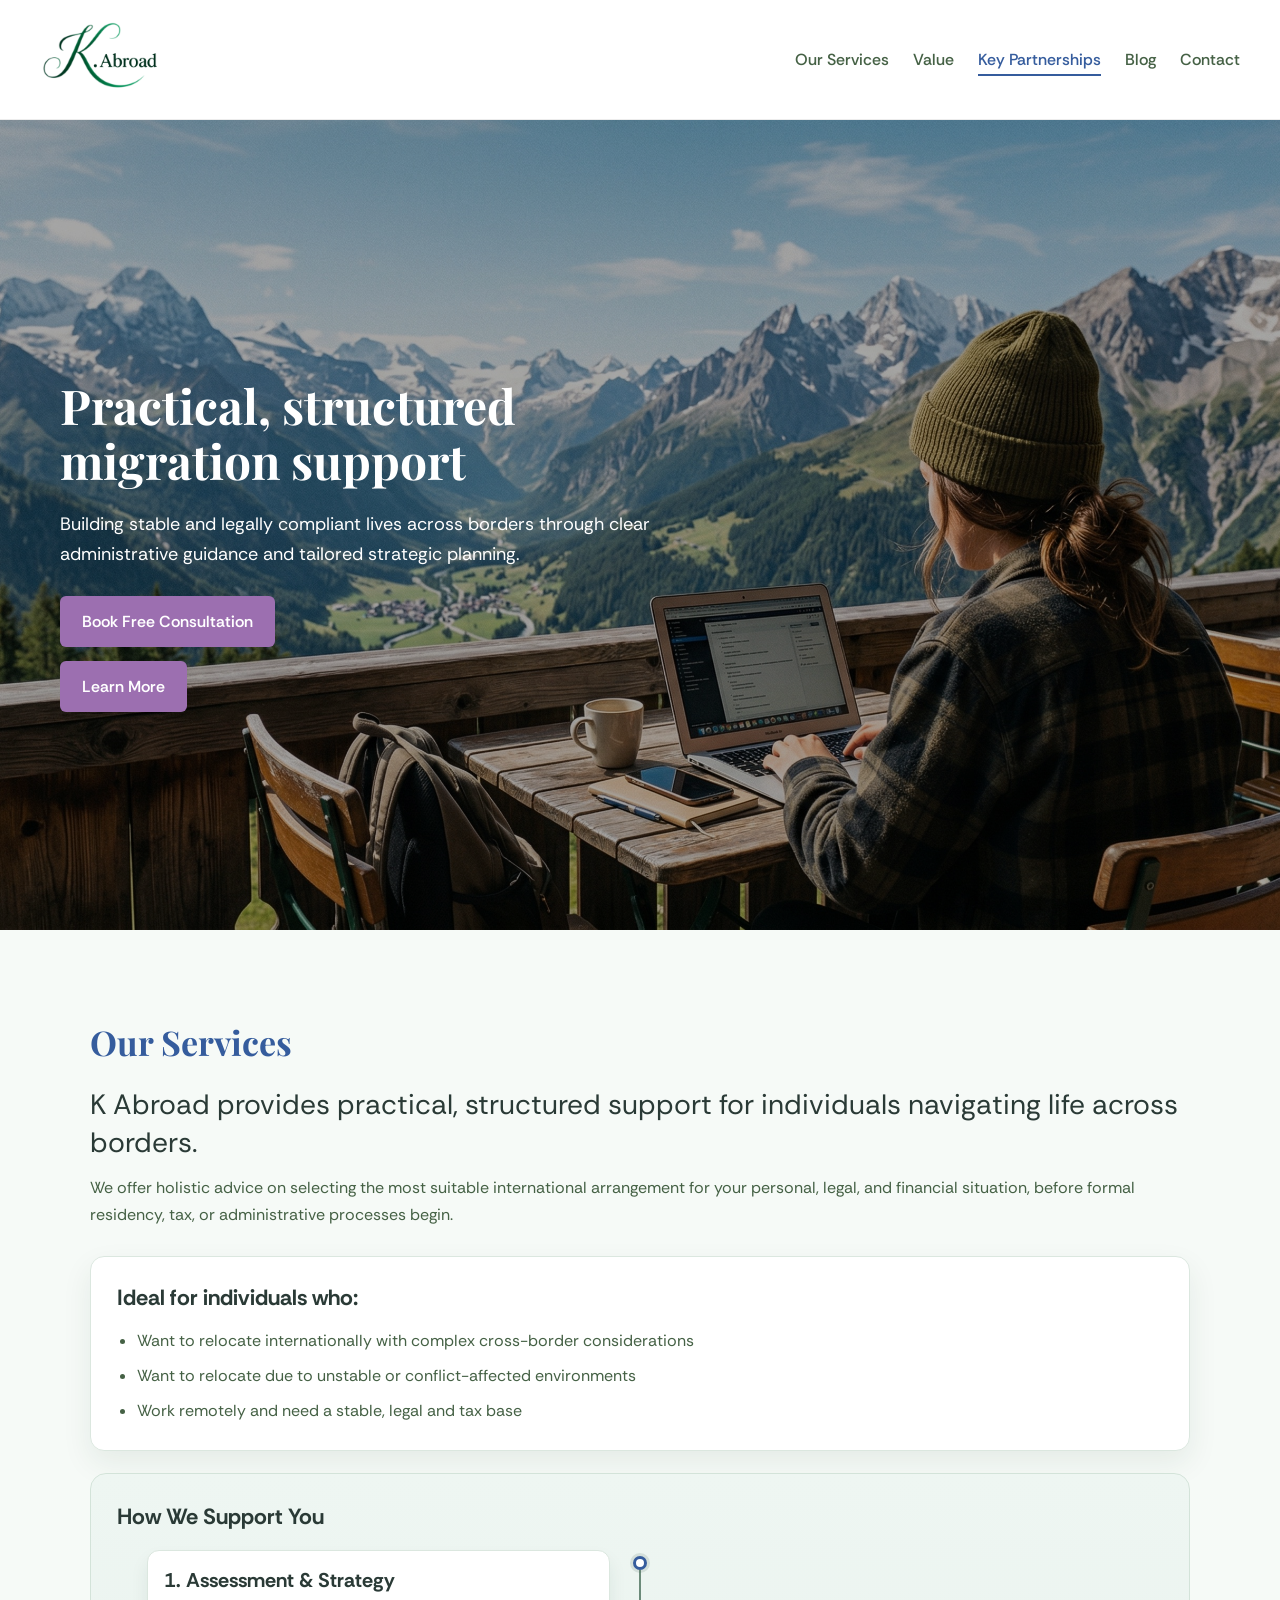
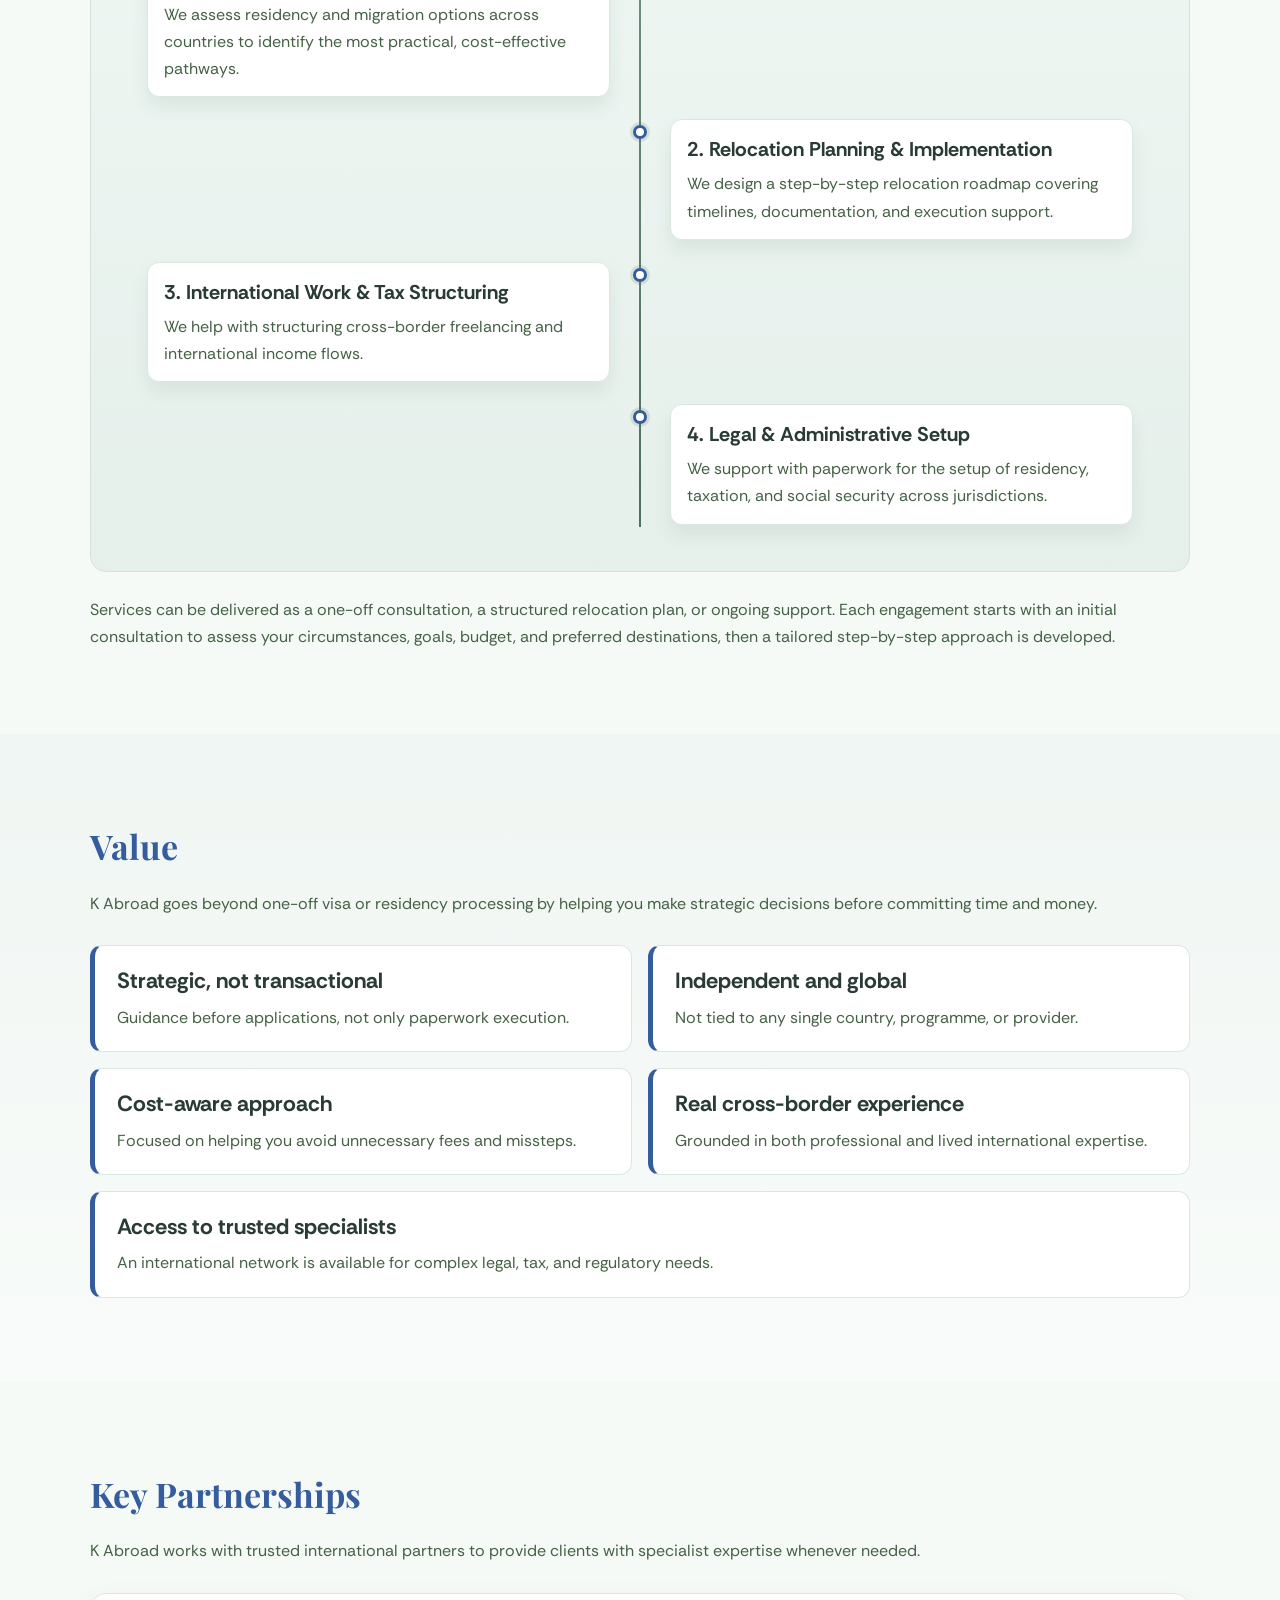
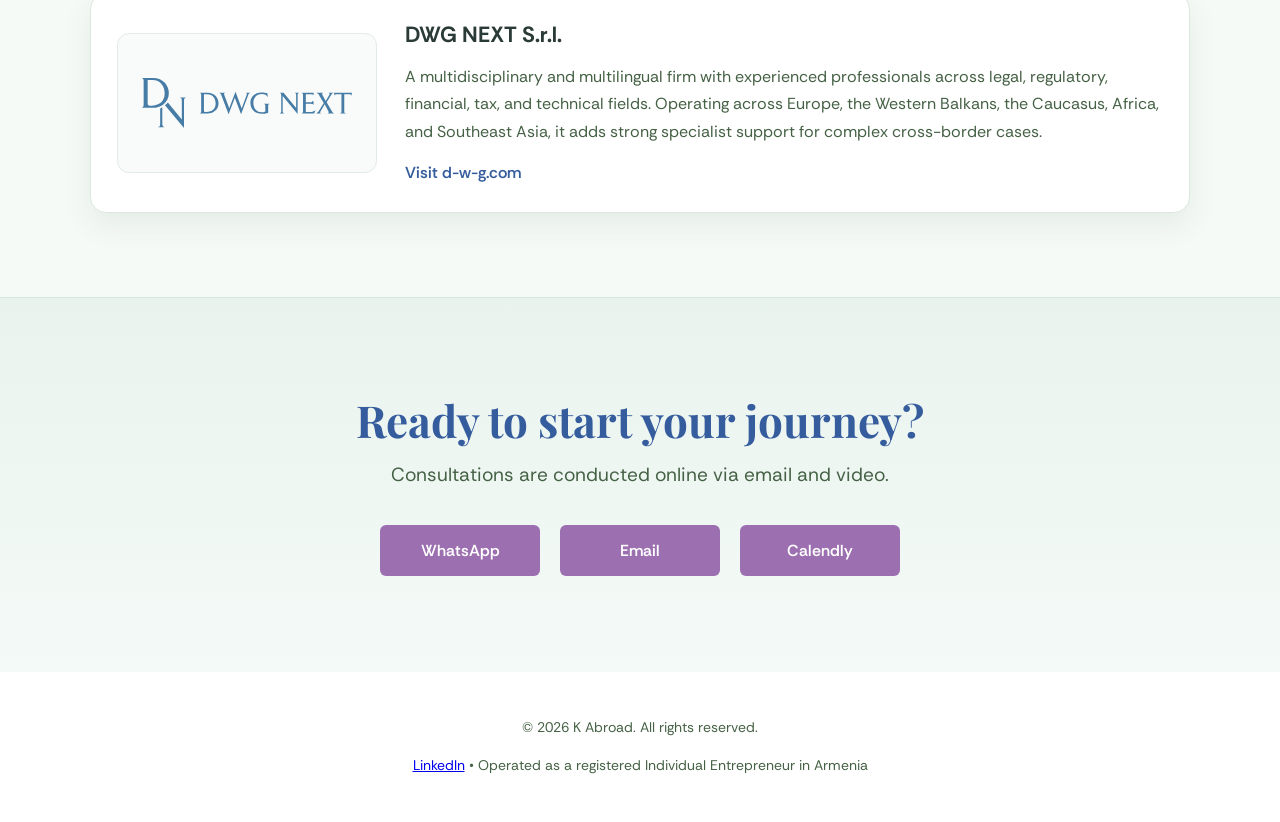
<file: index.html>
<!DOCTYPE html>
<html lang="en">
<head>
  <meta charset="UTF-8">
  <meta name="viewport" content="width=device-width, initial-scale=1.0">
  <title>K Abroad | Migration Advisory</title>
  <meta name="description" content="Practical, structured migration support for cross-border relocation, residency strategy, and legal-administrative setup.">
  <meta name="robots" content="index,follow">
  <link rel="canonical" id="canonical-url" href="/">
  <meta property="og:type" content="website">
  <meta property="og:site_name" content="K Abroad">
  <meta property="og:title" id="og-title" content="K Abroad | Migration Advisory">
  <meta property="og:description" id="og-description" content="Practical, structured migration support for cross-border relocation, residency strategy, and legal-administrative setup.">
  <meta property="og:url" id="og-url" content="/">
  <meta property="og:image" id="og-image" content="/Images/remote1.jpg">
  <meta name="twitter:card" content="summary_large_image">
  <meta name="twitter:title" id="twitter-title" content="K Abroad | Migration Advisory">
  <meta name="twitter:description" id="twitter-description" content="Practical, structured migration support for cross-border relocation, residency strategy, and legal-administrative setup.">
  <meta name="twitter:image" id="twitter-image" content="/Images/remote1.jpg">

  <link href="https://fonts.googleapis.com/css2?family=Playfair+Display:wght@500;700&family=Rethink+Sans:wght@400;500;600&display=swap" rel="stylesheet">
  <link rel="stylesheet" href="css/styles.css">
</head>

<body id="top">

<header>
  <div class="logo">
    <a href="#top" aria-label="Go to top">
      <img src="Images/logo_without_padding.png" alt="K Abroad Logo">
    </a>
  </div>
  <nav>
    <a href="#services">Our Services</a>
    <a href="#value">Value</a>
    <a href="#partnerships">Key Partnerships</a>
    <a href="blog/index.html">Blog</a>
    <a href="#contact">Contact</a>
  </nav>
</header>

<!-- HERO -->
<section class="hero">
  <img src="Images/remote1.jpg" alt="Remote work">
  <div class="overlay">
    <p style="opacity:0.85; margin-bottom:10px;"></p>
    <h2>Practical, structured migration support</h2>
    <p>
      Building stable and legally compliant lives across borders through clear administrative guidance and tailored strategic planning.
    </p>
    <div class="hero-actions">
      <a href="#contact" class="btn">Book Free Consultation</a>
      <a href="#services" class="btn">Learn More</a>
    </div>
  </div>
</section>

<section class="section" id="services">
  <div class="section-intro">
    <h3>Our Services</h3>
    <p class="lead">
      K Abroad provides practical, structured support for individuals navigating life across borders.
    </p>
    <p>
      We offer holistic advice on selecting the most suitable international arrangement for your personal, legal, and financial situation, before formal residency, tax, or administrative processes begin.
    </p>
  </div>

  <div class="feature-grid">
    <article class="feature-card">
      <h4>Ideal for individuals who:</h4>
      <ul>
        <li>Want to relocate internationally with complex cross-border considerations</li>
        <li>Want to relocate due to unstable or conflict-affected environments</li>
        <li>Work remotely and need a stable, legal and tax base</li>
      </ul>
    </article>
  </div>

  <div class="timeline-wrap" aria-label="Service timeline">
    <h4>How We Support You</h4>
    <div class="service-timeline">
      <article class="timeline-step">
        <span class="step-dot" aria-hidden="true"></span>
        <div class="step-content">
          <h5>1. Assessment &amp; Strategy</h5>
          <p>We assess residency and migration options across countries to identify the most practical, cost-effective pathways.</p>
        </div>
      </article>
      <article class="timeline-step">
        <span class="step-dot" aria-hidden="true"></span>
        <div class="step-content">
          <h5>2. Relocation Planning &amp; Implementation</h5>
          <p>We design a step-by-step relocation roadmap covering timelines, documentation, and execution support.</p>
        </div>
      </article>
      <article class="timeline-step">
        <span class="step-dot" aria-hidden="true"></span>
        <div class="step-content">
          <h5>3. International Work &amp; Tax Structuring</h5>
          <p>We help with structuring cross-border freelancing and international income flows.</p>
        </div>
      </article>
      <article class="timeline-step">
        <span class="step-dot" aria-hidden="true"></span>
        <div class="step-content">
          <h5>4. Legal &amp; Administrative Setup</h5>
          <p>We support with paperwork for the setup of residency, taxation, and social security across jurisdictions.</p>
        </div>
      </article>
    </div>
  </div>

  <p class="service-note">
    Services can be delivered as a one-off consultation, a structured relocation plan, or ongoing support. Each engagement starts with an initial consultation to assess your circumstances, goals, budget, and preferred destinations, then a tailored step-by-step approach is developed.
  </p>
</section>

<section class="section section-contrast" id="value">
  <div class="section-intro">
    <h3>Value</h3>
    <p>
      K Abroad goes beyond one-off visa or residency processing by helping you make strategic decisions before committing time and money.
    </p>
  </div>

  <div class="value-grid">
    <article class="value-card">
      <h4>Strategic, not transactional</h4>
      <p>Guidance before applications, not only paperwork execution.</p>
    </article>
    <article class="value-card">
      <h4>Independent and global</h4>
      <p>Not tied to any single country, programme, or provider.</p>
    </article>
    <article class="value-card">
      <h4>Cost-aware approach</h4>
      <p>Focused on helping you avoid unnecessary fees and missteps.</p>
    </article>
    <article class="value-card">
      <h4>Real cross-border experience</h4>
      <p>Grounded in both professional and lived international expertise.</p>
    </article>
    <article class="value-card">
      <h4>Access to trusted specialists</h4>
      <p>An international network is available for complex legal, tax, and regulatory needs.</p>
    </article>
  </div>
</section>

<section class="section" id="partnerships">
  <div class="section-intro">
    <h3>Key Partnerships</h3>
    <p>
      K Abroad works with trusted international partners to provide clients with specialist expertise whenever needed.
    </p>
  </div>

  <article class="partner-card">
    <a href="https://d-w-g.com/" target="_blank" rel="noopener noreferrer" class="partner-logo-link" aria-label="Visit DWG website">
      <img src="Images/DWGLOGO.svg" alt="DWG NEXT logo" class="partner-logo">
    </a>
    <div class="partner-content">
      <h4>DWG NEXT S.r.l.</h4>
      <p>
        A multidisciplinary and multilingual firm with experienced professionals across legal, regulatory, financial, tax, and technical fields. Operating across Europe, the Western Balkans, the Caucasus, Africa, and Southeast Asia, it adds strong specialist support for complex cross-border cases.
      </p>
      <a href="https://d-w-g.com/" target="_blank" rel="noopener noreferrer" class="text-link">Visit d-w-g.com</a>
    </div>
  </article>
</section>

<!-- CONTACT -->
<section class="highlight" id="contact">
  <h3>Ready to start your journey?</h3>
  <p>Consultations are conducted online via email and video.</p>

  <div class="cta-group">
    <a href="https://wa.me/37493994791" class="btn">WhatsApp</a>
    <a href="mailto:karpa.angelika98@gmail.com" class="btn">Email</a>
    <a href="https://calendly.com/kabroad" class="btn" target="_blank">Calendly</a>
  </div>
</section>

<footer>
  <p>© 2026 K Abroad. All rights reserved.</p>
  <p>
    <a href="https://www.linkedin.com/in/akarpa/" target="_blank">LinkedIn</a> • Operated as a registered Individual Entrepreneur in Armenia
  </p>
</footer>

<script src="js/main.js"></script>

<script src="https://identity.netlify.com/v1/netlify-identity-widget.js"></script>
<script>
  if (window.netlifyIdentity) {
    window.netlifyIdentity.on("init", user => {
      if (!user) {
        window.netlifyIdentity.on("login", () => {
          document.location.href = "/admin/";
        });
      }
    });
  }
</script>

</body>
</html>
</file>
<file: css/styles.css>
:root {
  --green-bg: #f6faf7;
  --green-dark: #456145;
  --green-heading: #355c9d;
  --lavender: #9c6fb0;
  --text-dark: #2a3a36;
  --surface: #ffffff;
  --border-soft: #dbe7df;
  --max-width: 1100px;
  --shadow-soft: 0 12px 30px rgba(22, 58, 42, 0.08);
}

* {
  box-sizing: border-box;
}

html {
  scroll-behavior: smooth;
}

body {
  margin: 0;
  font-family: "Rethink Sans", Arial, sans-serif;
  color: var(--green-dark);
  line-height: 1.7;
  background: var(--green-bg);
}

/* HEADER */
header {
  position: sticky;
  top: 0;
  background: var(--surface);
  z-index: 1000;
  display: flex;
  justify-content: space-between;
  align-items: center;
  padding: 18px 40px;
  border-bottom: 1px solid #ececec;
  transition: padding 0.28s ease, box-shadow 0.28s ease;
}

.logo {
  display: flex;
  align-items: center;
}

.logo img {
  height: 75px;
  width: auto;
  object-fit: contain;
  padding: 3px 0;
  transition: height 0.28s ease;
}

nav a {
  margin-left: 20px;
  padding: 4px 0;
  border-bottom: 2px solid transparent;
  text-decoration: none;
  color: var(--green-dark);
  font-weight: 500;
  transition: color 0.22s ease, transform 0.22s ease, border-color 0.22s ease, background-color 0.22s ease;
}

nav a:hover,
nav a:focus-visible {
  color: var(--green-heading);
  transform: translateY(-1px);
}

nav a.is-active {
  color: var(--green-heading);
  border-bottom-color: var(--green-heading);
}

/* HERO */
.hero {
  position: relative;
  min-height: 90vh;
  display: flex;
  align-items: center;
  color: #ffffff;
}

.hero img {
  position: absolute;
  width: 100%;
  height: 100%;
  object-fit: cover;
  filter: brightness(0.65);
  z-index: -1;
}

.overlay {
  max-width: 640px;
  margin-left: 60px;
}

h2 {
  font-family: "Playfair Display", serif;
  font-size: 48px;
  line-height: 1.15;
  margin-bottom: 20px;
}

.hero p {
  font-size: 18px;
}

@keyframes heroImageIn {
  from {
    transform: scale(1.03);
  }
  to {
    transform: scale(1);
  }
}

@keyframes heroCopyIn {
  from {
    opacity: 0;
    transform: translateY(12px);
  }
  to {
    opacity: 1;
    transform: translateY(0);
  }
}

@media (prefers-reduced-motion: no-preference) {
  .hero img {
    animation: heroImageIn 1.3s cubic-bezier(0.22, 1, 0.36, 1) both;
  }

  .hero .overlay {
    animation: heroCopyIn 0.8s ease-out 0.12s both;
  }
}

.hero-actions {
  margin-top: 26px;
  display: flex;
  flex-direction: column;
  align-items: flex-start;
  gap: 14px;
}

/* BUTTONS */
.btn {
  display: inline-block;
  margin-top: 0;
  padding: 12px 22px;
  background: var(--lavender);
  color: #ffffff;
  text-decoration: none;
  border-radius: 6px;
  font-weight: 600;
  transition: opacity 0.2s ease;
}

.btn:hover {
  opacity: 0.92;
}

/* SECTIONS */
.section {
  padding: 84px 20px;
}

.section > * {
  max-width: var(--max-width);
  margin: 0 auto;
}

.section-contrast {
  background: linear-gradient(180deg, #f0f6f3 0%, #f8fbf9 100%);
}

.section-intro {
  max-width: var(--max-width);
  margin: 0 auto 28px;
}

.section-intro h3 {
  font-family: "Playfair Display", serif;
  font-size: 34px;
  margin: 0 0 14px;
  color: var(--green-heading);
}

.section-intro p {
  margin: 0;
}

.section-intro p + p {
  margin-top: 12px;
}

.section-intro .lead {
  font-size: 28px;
  line-height: 1.35;
  color: var(--text-dark);
}

h4 {
  font-size: 22px;
  line-height: 1.35;
  margin: 0 0 14px;
  color: var(--text-dark);
}

.will-reveal {
  opacity: 0;
  transform: translateY(18px);
  transition: opacity 0.58s ease, transform 0.58s ease;
  transition-delay: var(--reveal-delay, 0ms);
}

.will-reveal.is-visible {
  opacity: 1;
  transform: translateY(0);
}

.feature-grid {
  max-width: var(--max-width);
  margin: 0 auto;
  display: block;
}

.feature-card {
  background: var(--surface);
  border: 1px solid var(--border-soft);
  border-radius: 14px;
  padding: 26px;
  box-shadow: var(--shadow-soft);
}

.feature-card ul {
  margin: 0;
  padding-left: 20px;
}

.feature-card li + li {
  margin-top: 8px;
}

.timeline-wrap {
  max-width: var(--max-width);
  margin: 22px auto 0;
  padding: 28px 26px 24px;
  border-radius: 16px;
  background: linear-gradient(180deg, #eef6f2 0%, #e6f0eb 100%);
  border: 1px solid #d3e3d9;
}

.timeline-wrap h4 {
  margin-bottom: 18px;
}

.service-timeline {
  position: relative;
  --line-transform-hidden: translateX(-50%) scaleY(0);
  --line-transform-visible: translateX(-50%) scaleY(1);
}

.service-timeline::before {
  content: "";
  position: absolute;
  left: 50%;
  top: 20px;
  bottom: 20px;
  width: 2px;
  background: linear-gradient(180deg, #6d8c7b 0%, #4f6e5e 100%);
  transform: translateX(-50%);
}

.timeline-step {
  position: relative;
  width: 50%;
  padding: 0 30px 22px;
}

.timeline-step:nth-child(odd) {
  margin-right: auto;
}

.timeline-step:nth-child(even) {
  margin-left: auto;
}

.step-dot {
  position: absolute;
  top: 6px;
  width: 14px;
  height: 14px;
  border-radius: 50%;
  background: var(--surface);
  border: 3px solid var(--green-heading);
  box-shadow: 0 0 0 3px rgba(83, 113, 99, 0.16);
}

.timeline-step:nth-child(odd) .step-dot {
  right: -7px;
}

.timeline-step:nth-child(even) .step-dot {
  left: -7px;
}

.step-content {
  background: var(--surface);
  border: 1px solid var(--border-soft);
  border-radius: 12px;
  padding: 16px 16px 14px;
  box-shadow: 0 10px 18px rgba(27, 62, 47, 0.08);
}

.step-content h5 {
  margin: 0 0 8px;
  font-size: 20px;
  line-height: 1.3;
  color: var(--text-dark);
}

.step-content p {
  margin: 0;
}

@keyframes timelineDotPulse {
  0% {
    transform: scale(0.72);
  }
  60% {
    transform: scale(1.16);
  }
  100% {
    transform: scale(1);
  }
}

.timeline-wrap.timeline-animated .service-timeline::before {
  transform: var(--line-transform-hidden);
  transform-origin: top;
  transition: transform 0.95s cubic-bezier(0.22, 1, 0.36, 1);
}

.timeline-wrap.timeline-animated.is-visible .service-timeline::before {
  transform: var(--line-transform-visible);
}

.timeline-wrap.timeline-animated .timeline-step {
  opacity: 0;
  transform: translateY(18px);
  transition: opacity 0.5s ease, transform 0.5s ease;
}

.timeline-wrap.timeline-animated.is-visible .timeline-step {
  opacity: 1;
  transform: translateY(0);
}

.timeline-wrap.timeline-animated.is-visible .timeline-step:nth-child(1) {
  transition-delay: 0.12s;
}

.timeline-wrap.timeline-animated.is-visible .timeline-step:nth-child(2) {
  transition-delay: 0.3s;
}

.timeline-wrap.timeline-animated.is-visible .timeline-step:nth-child(3) {
  transition-delay: 0.48s;
}

.timeline-wrap.timeline-animated.is-visible .timeline-step:nth-child(4) {
  transition-delay: 0.66s;
}

.timeline-wrap.timeline-animated.is-visible .timeline-step:nth-child(1) .step-dot {
  animation: timelineDotPulse 0.52s cubic-bezier(0.22, 1, 0.36, 1) 0.12s both;
}

.timeline-wrap.timeline-animated.is-visible .timeline-step:nth-child(2) .step-dot {
  animation: timelineDotPulse 0.52s cubic-bezier(0.22, 1, 0.36, 1) 0.3s both;
}

.timeline-wrap.timeline-animated.is-visible .timeline-step:nth-child(3) .step-dot {
  animation: timelineDotPulse 0.52s cubic-bezier(0.22, 1, 0.36, 1) 0.48s both;
}

.timeline-wrap.timeline-animated.is-visible .timeline-step:nth-child(4) .step-dot {
  animation: timelineDotPulse 0.52s cubic-bezier(0.22, 1, 0.36, 1) 0.66s both;
}

.service-note {
  max-width: var(--max-width);
  margin: 24px auto 0;
  padding: 0;
  border-radius: 0;
  background: none;
  border: 0;
}

.value-grid {
  max-width: var(--max-width);
  margin: 0 auto;
  display: grid;
  grid-template-columns: repeat(2, minmax(0, 1fr));
  gap: 16px;
}

.value-card {
  background: var(--surface);
  border: 1px solid var(--border-soft);
  border-left: 5px solid var(--green-heading);
  border-radius: 12px;
  padding: 20px 22px;
}

.value-card h4 {
  margin-bottom: 8px;
}

.value-card p {
  margin: 0;
}

.value-grid .value-card:last-child {
  grid-column: 1 / -1;
}

.partner-card {
  max-width: var(--max-width);
  margin: 0 auto;
  display: grid;
  grid-template-columns: 260px 1fr;
  gap: 28px;
  align-items: center;
  background: var(--surface);
  border: 1px solid var(--border-soft);
  border-radius: 16px;
  padding: 26px;
  box-shadow: var(--shadow-soft);
}

.partner-logo-link {
  min-height: 140px;
  display: flex;
  justify-content: center;
  align-items: center;
  border: 1px solid #e2ebe4;
  border-radius: 12px;
  background: #f8fbf9;
  padding: 24px;
}

.partner-logo {
  max-width: 100%;
  max-height: 78px;
  width: auto;
  height: auto;
}

.partner-content p {
  margin: 0;
}

.text-link {
  display: inline-block;
  margin-top: 14px;
  color: var(--green-heading);
  text-decoration: none;
  font-weight: 600;
}

.text-link:hover {
  text-decoration: underline;
}

/* HIGHLIGHT CTA */
.highlight {
  background: linear-gradient(180deg, #e9f3ee 0%, #f4faf7 100%);
  text-align: center;
  padding: 96px 20px;
  border-top: 1px solid #d7e6dd;
}

.highlight h3 {
  font-family: "Playfair Display", serif;
  color: var(--green-heading);
  font-size: 44px;
  line-height: 1.2;
  margin: 0;
}

.highlight p {
  font-size: 19px;
  margin: 12px 0 0;
}

.cta-group {
  margin-top: 34px;
  display: flex;
  justify-content: center;
  flex-wrap: wrap;
  gap: 20px;
}

.cta-group .btn {
  min-width: 160px;
}

/* FOOTER */
footer {
  text-align: center;
  padding: 30px;
  background: var(--surface);
  font-size: 14px;
}

@media (prefers-reduced-motion: reduce) {
  html {
    scroll-behavior: auto;
  }

  header,
  .logo img,
  header nav,
  nav a,
  .hero img,
  .hero .overlay,
  .will-reveal,
  .timeline-wrap.timeline-animated .timeline-step,
  .timeline-wrap.timeline-animated .service-timeline::before,
  .timeline-wrap.timeline-animated .timeline-step .step-dot {
    animation: none !important;
    transition: none !important;
    transform: none !important;
  }
}

/* MOBILE */
@media (max-width: 768px) {
  header {
    flex-direction: column;
    align-items: stretch;
    gap: 10px;
    padding: 10px 14px 12px;
    box-shadow: 0 1px 0 rgba(25, 63, 46, 0.06);
  }

  .logo {
    width: 100%;
    justify-content: center;
  }

  nav {
    width: 100%;
    display: grid;
    grid-template-columns: repeat(2, minmax(0, 1fr));
    gap: 8px;
    overflow: hidden;
    max-height: 260px;
    opacity: 1;
    transform: translateY(0);
    transition: max-height 0.26s ease, opacity 0.22s ease, transform 0.22s ease, margin-top 0.22s ease;
  }

  nav a {
    margin-left: 0;
    font-size: 15px;
    font-weight: 600;
    text-align: center;
    line-height: 1.2;
    opacity: 1;
    padding: 8px 10px;
    border-radius: 999px;
    background: #f6faf7;
    border: 1px solid #d6e4da;
  }

  nav a:last-child {
    grid-column: 1 / -1;
  }

  nav a.is-active {
    color: #2d4c3f;
    background: #e6f0eb;
    border-color: #bfd4c6;
  }

  .logo img {
    height: 66px;
  }

  body.mobile-header-collapsed header {
    gap: 4px;
    padding: 8px 12px;
    box-shadow: 0 8px 18px rgba(18, 55, 40, 0.12);
  }

  body.mobile-header-collapsed .logo img {
    height: 52px;
  }

  body.mobile-header-collapsed header nav {
    max-height: 0;
    opacity: 0;
    margin-top: 0;
    transform: translateY(-8px);
    pointer-events: none;
  }

  .hero {
    min-height: auto;
    margin: 10px 10px 0;
    padding: 0;
    display: flex;
    flex-direction: column;
    align-items: stretch;
    gap: 14px;
    border-radius: 0;
    overflow: visible;
    box-shadow: none;
    color: var(--green-dark);
  }

  .hero img {
    position: relative;
    width: 100%;
    height: 430px;
    filter: none;
    z-index: 0;
    object-fit: cover;
    object-position: center 74%;
    border-radius: 18px;
  }

  .overlay {
    max-width: 100%;
    margin-left: 0;
    padding: 0 8px;
    border-radius: 0;
    background: none;
  }

  .hero h2 {
    font-size: 39px;
    line-height: 1.15;
    margin-bottom: 12px;
    color: var(--text-dark);
  }

  .hero p {
    font-size: 15px;
    line-height: 1.45;
    margin: 0;
    max-width: 34ch;
    color: var(--green-dark);
  }

  .hero-actions {
    width: 100%;
    margin-top: 16px;
    gap: 10px;
  }

  .btn {
    display: block;
    width: 100%;
    text-align: center;
    padding: 13px 18px;
    font-size: 15px;
    border-radius: 12px;
  }

  .section {
    padding: 46px 14px;
  }

  .section-intro {
    margin-bottom: 20px;
  }

  .section-intro h3 {
    font-size: 28px;
  }

  .section-intro .lead {
    font-size: 22px;
  }

  h4 {
    font-size: 20px;
  }

  .feature-grid,
  .value-grid {
    grid-template-columns: 1fr;
    gap: 14px;
  }

  .timeline-wrap {
    margin-top: 18px;
    padding: 20px 16px 16px;
  }

  .will-reveal {
    transform: translateY(12px);
  }

  .timeline-wrap.timeline-animated .timeline-step {
    transform: translateY(12px);
  }

  .timeline-wrap h4 {
    margin-bottom: 14px;
  }

  .service-timeline::before {
    left: 7px;
    top: 8px;
    bottom: 12px;
    transform: translateX(0);
  }

  .service-timeline {
    --line-transform-hidden: translateX(0) scaleY(0);
    --line-transform-visible: translateX(0) scaleY(1);
  }

  .timeline-step {
    width: 100%;
    padding: 0 0 14px 28px;
    margin: 0;
  }

  .timeline-step:nth-child(odd),
  .timeline-step:nth-child(even) {
    margin: 0;
  }

  .timeline-step:nth-child(odd) .step-dot,
  .timeline-step:nth-child(even) .step-dot {
    left: 0;
    right: auto;
  }

  .step-content h5 {
    font-size: 18px;
  }

  .feature-card,
  .value-card {
    padding: 18px;
  }

  .value-grid .value-card:last-child {
    grid-column: auto;
  }

  .service-note {
    margin-top: 20px;
    padding: 0;
  }

  .partner-card {
    grid-template-columns: 1fr;
    gap: 16px;
    padding: 18px;
  }

  .partner-logo-link {
    min-height: 106px;
    padding: 20px;
  }

  .partner-logo {
    max-height: 62px;
  }

  .highlight {
    padding: 68px 14px;
  }

  .highlight h3 {
    font-size: 34px;
  }

  .highlight p {
    font-size: 16px;
  }

  .cta-group {
    margin-top: 26px;
    gap: 16px;
  }

  .cta-group .btn {
    min-width: 0;
  }
}

@media (max-width: 480px) {
  .hero {
    margin: 8px 8px 0;
    gap: 12px;
  }

  .hero img {
    height: 370px;
    border-radius: 16px;
    object-position: center 76%;
  }

  .overlay {
    padding: 0 6px;
  }

  .logo img {
    height: 60px;
  }

  h2 {
    font-size: 34px;
  }

  .hero p {
    font-size: 14px;
  }

  .section-intro h3 {
    font-size: 30px;
  }

  .section-intro .lead {
    font-size: 20px;
  }

  .highlight h3 {
    font-size: 32px;
  }

  .cta-group {
    gap: 12px;
  }
}
</file>
